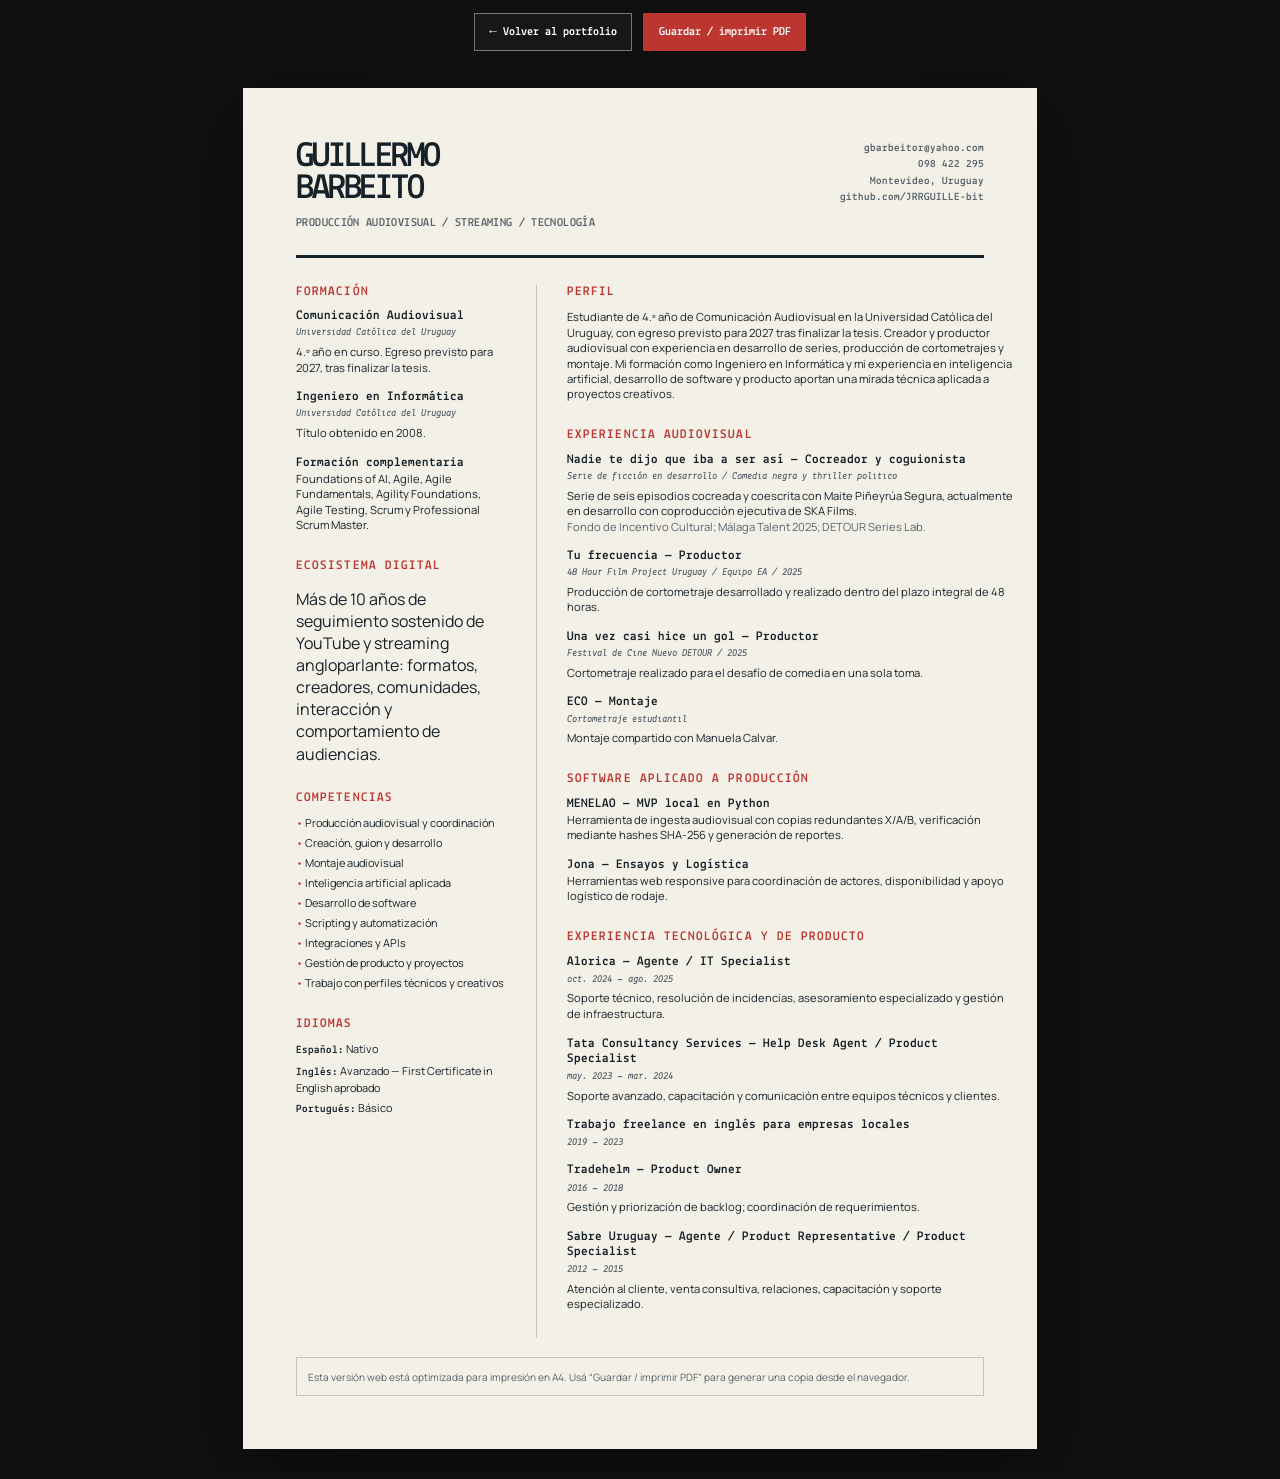
<file: cv.html>
<!doctype html>
<html lang="es-UY">
<head>
  <meta charset="utf-8">
  <meta name="viewport" content="width=device-width, initial-scale=1">
  <title>CV — Guillermo Barbeito</title>
  <meta name="robots" content="index, follow">
  <link rel="canonical" href="https://jrrguille-bit.github.io/guillermo-barbeito/cv.html">
  <link rel="preconnect" href="https://fonts.googleapis.com">
  <link rel="preconnect" href="https://fonts.gstatic.com" crossorigin>
  <link href="https://fonts.googleapis.com/css2?family=Lekton:wght@400;700&family=Manrope:wght@400;500;600;700&display=swap" rel="stylesheet">
  <style>
    :root{--ink:#172228;--muted:#59646a;--accent:#bd352f;--paper:#f3f0e8;--line:#c9c5bc;--mono:"Lekton",monospace;--sans:"Manrope",sans-serif}
    *{box-sizing:border-box}body{margin:0;background:#111;color:var(--ink);font-family:var(--sans);line-height:1.38}.controls{position:sticky;top:0;z-index:5;display:flex;justify-content:center;gap:.7rem;padding:.8rem;background:rgba(17,17,17,.92);backdrop-filter:blur(10px)}.controls a,.controls button{border:1px solid #777;background:#171717;color:#fff;padding:.7rem .9rem;font:700 .78rem var(--mono);text-decoration:none;cursor:pointer}.controls button{background:var(--accent);border-color:var(--accent)}.page{width:min(210mm,calc(100% - 2rem));min-height:297mm;margin:1.5rem auto;background:var(--paper);padding:14mm;box-shadow:0 24px 80px rgba(0,0,0,.42)}header{display:grid;grid-template-columns:1fr auto;gap:1rem;border-bottom:3px solid var(--ink);padding-bottom:7mm;margin-bottom:7mm}h1{font:700 27pt/.9 var(--mono);letter-spacing:-.06em;text-transform:uppercase;margin:0}header p{margin:3mm 0 0;color:var(--muted);font:700 9pt var(--mono);letter-spacing:.03em}.contact{text-align:right;font:700 8pt/1.55 var(--mono);color:var(--muted)}main{display:grid;grid-template-columns:35% 65%;gap:8mm}.left{padding-right:7mm;border-right:1px solid var(--line)}section{margin-bottom:7mm}h2{margin:0 0 3mm;color:var(--accent);font:700 10pt var(--mono);text-transform:uppercase;letter-spacing:.08em}.item{margin-bottom:4mm}.item h3{margin:0;font:700 9.5pt/1.2 var(--mono)}.item .meta{margin:.8mm 0 1.5mm;color:var(--muted);font:700 7.8pt var(--mono);font-style:italic}.item p,.profile{margin:0;font-size:8.4pt}.skills{display:grid;gap:1.3mm;font-size:8.2pt}.skills span::before{content:"• ";color:var(--accent)}.langs p{margin:1.3mm 0;font-size:8.2pt}.langs strong{font-family:var(--mono)}.recognition{margin-top:1.5mm;color:var(--muted);font-size:7.8pt}.note{margin-top:5mm;padding:3mm;border:1px solid var(--line);font-size:7.6pt;color:var(--muted)}
    @media(max-width:760px){.page{width:100%;margin:0;padding:1.2rem;box-shadow:none}main{grid-template-columns:1fr}.left{border:0;padding:0}header{grid-template-columns:1fr}.contact{text-align:left}}
    @media print{@page{size:A4;margin:0}.controls{display:none}.page{width:210mm;min-height:297mm;margin:0;box-shadow:none}}
  </style>
</head>
<body>
  <div class="controls"><a href="index.html">← Volver al portfolio</a><button type="button" onclick="window.print()">Guardar / imprimir PDF</button></div>
  <article class="page">
    <header>
      <div><h1>Guillermo<br>Barbeito</h1><p>PRODUCCIÓN AUDIOVISUAL / STREAMING / TECNOLOGÍA</p></div>
      <div class="contact">gbarbeitor@yahoo.com<br>098 422 295<br>Montevideo, Uruguay<br>github.com/JRRGUILLE-bit</div>
    </header>
    <main>
      <aside class="left">
        <section><h2>Formación</h2>
          <div class="item"><h3>Comunicación Audiovisual</h3><div class="meta">Universidad Católica del Uruguay</div><p>4.º año en curso. Egreso previsto para 2027, tras finalizar la tesis.</p></div>
          <div class="item"><h3>Ingeniero en Informática</h3><div class="meta">Universidad Católica del Uruguay</div><p>Título obtenido en 2008.</p></div>
          <div class="item"><h3>Formación complementaria</h3><p>Foundations of AI, Agile, Agile Fundamentals, Agility Foundations, Agile Testing, Scrum y Professional Scrum Master.</p></div>
        </section>
        <section><h2>Ecosistema digital</h2><p>Más de 10 años de seguimiento sostenido de YouTube y streaming angloparlante: formatos, creadores, comunidades, interacción y comportamiento de audiencias.</p></section>
        <section><h2>Competencias</h2><div class="skills"><span>Producción audiovisual y coordinación</span><span>Creación, guion y desarrollo</span><span>Montaje audiovisual</span><span>Inteligencia artificial aplicada</span><span>Desarrollo de software</span><span>Scripting y automatización</span><span>Integraciones y APIs</span><span>Gestión de producto y proyectos</span><span>Trabajo con perfiles técnicos y creativos</span></div></section>
        <section class="langs"><h2>Idiomas</h2><p><strong>Español:</strong> Nativo</p><p><strong>Inglés:</strong> Avanzado — First Certificate in English aprobado</p><p><strong>Portugués:</strong> Básico</p></section>
      </aside>
      <div>
        <section><h2>Perfil</h2><p class="profile">Estudiante de 4.º año de Comunicación Audiovisual en la Universidad Católica del Uruguay, con egreso previsto para 2027 tras finalizar la tesis. Creador y productor audiovisual con experiencia en desarrollo de series, producción de cortometrajes y montaje. Mi formación como Ingeniero en Informática y mi experiencia en inteligencia artificial, desarrollo de software y producto aportan una mirada técnica aplicada a proyectos creativos.</p></section>
        <section><h2>Experiencia audiovisual</h2>
          <div class="item"><h3>Nadie te dijo que iba a ser así — Cocreador y coguionista</h3><div class="meta">Serie de ficción en desarrollo / Comedia negra y thriller político</div><p>Serie de seis episodios cocreada y coescrita con Maite Piñeyrúa Segura, actualmente en desarrollo con coproducción ejecutiva de SKA Films.</p><p class="recognition">Fondo de Incentivo Cultural; Málaga Talent 2025; DETOUR Series Lab.</p></div>
          <div class="item"><h3>Tu frecuencia — Productor</h3><div class="meta">48 Hour Film Project Uruguay / Equipo EA / 2025</div><p>Producción de cortometraje desarrollado y realizado dentro del plazo integral de 48 horas.</p></div>
          <div class="item"><h3>Una vez casi hice un gol — Productor</h3><div class="meta">Festival de Cine Nuevo DETOUR / 2025</div><p>Cortometraje realizado para el desafío de comedia en una sola toma.</p></div>
          <div class="item"><h3>ECO — Montaje</h3><div class="meta">Cortometraje estudiantil</div><p>Montaje compartido con Manuela Calvar.</p></div>
        </section>
        <section><h2>Software aplicado a producción</h2>
          <div class="item"><h3>MENELAO — MVP local en Python</h3><p>Herramienta de ingesta audiovisual con copias redundantes X/A/B, verificación mediante hashes SHA-256 y generación de reportes.</p></div>
          <div class="item"><h3>Jona — Ensayos y Logística</h3><p>Herramientas web responsive para coordinación de actores, disponibilidad y apoyo logístico de rodaje.</p></div>
        </section>
        <section><h2>Experiencia tecnológica y de producto</h2>
          <div class="item"><h3>Alorica — Agente / IT Specialist</h3><div class="meta">oct. 2024 – ago. 2025</div><p>Soporte técnico, resolución de incidencias, asesoramiento especializado y gestión de infraestructura.</p></div>
          <div class="item"><h3>Tata Consultancy Services — Help Desk Agent / Product Specialist</h3><div class="meta">may. 2023 – mar. 2024</div><p>Soporte avanzado, capacitación y comunicación entre equipos técnicos y clientes.</p></div>
          <div class="item"><h3>Trabajo freelance en inglés para empresas locales</h3><div class="meta">2019 – 2023</div></div>
          <div class="item"><h3>Tradehelm — Product Owner</h3><div class="meta">2016 – 2018</div><p>Gestión y priorización de backlog; coordinación de requerimientos.</p></div>
          <div class="item"><h3>Sabre Uruguay — Agente / Product Representative / Product Specialist</h3><div class="meta">2012 – 2015</div><p>Atención al cliente, venta consultiva, relaciones, capacitación y soporte especializado.</p></div>
        </section>
      </div>
    </main>
    <div class="note">Esta versión web está optimizada para impresión en A4. Usá “Guardar / imprimir PDF” para generar una copia desde el navegador.</div>
  </article>
  <script>
    window.goatcounter = {
      path: function () {
        return '/audiovisual' + (window.location.pathname || '/') + window.location.search;
      }
    };
  </script>
  <script data-goatcounter="https://jrrguille.goatcounter.com/count" async src="//gc.zgo.at/count.js"></script>
</body>
</html>
</file>
